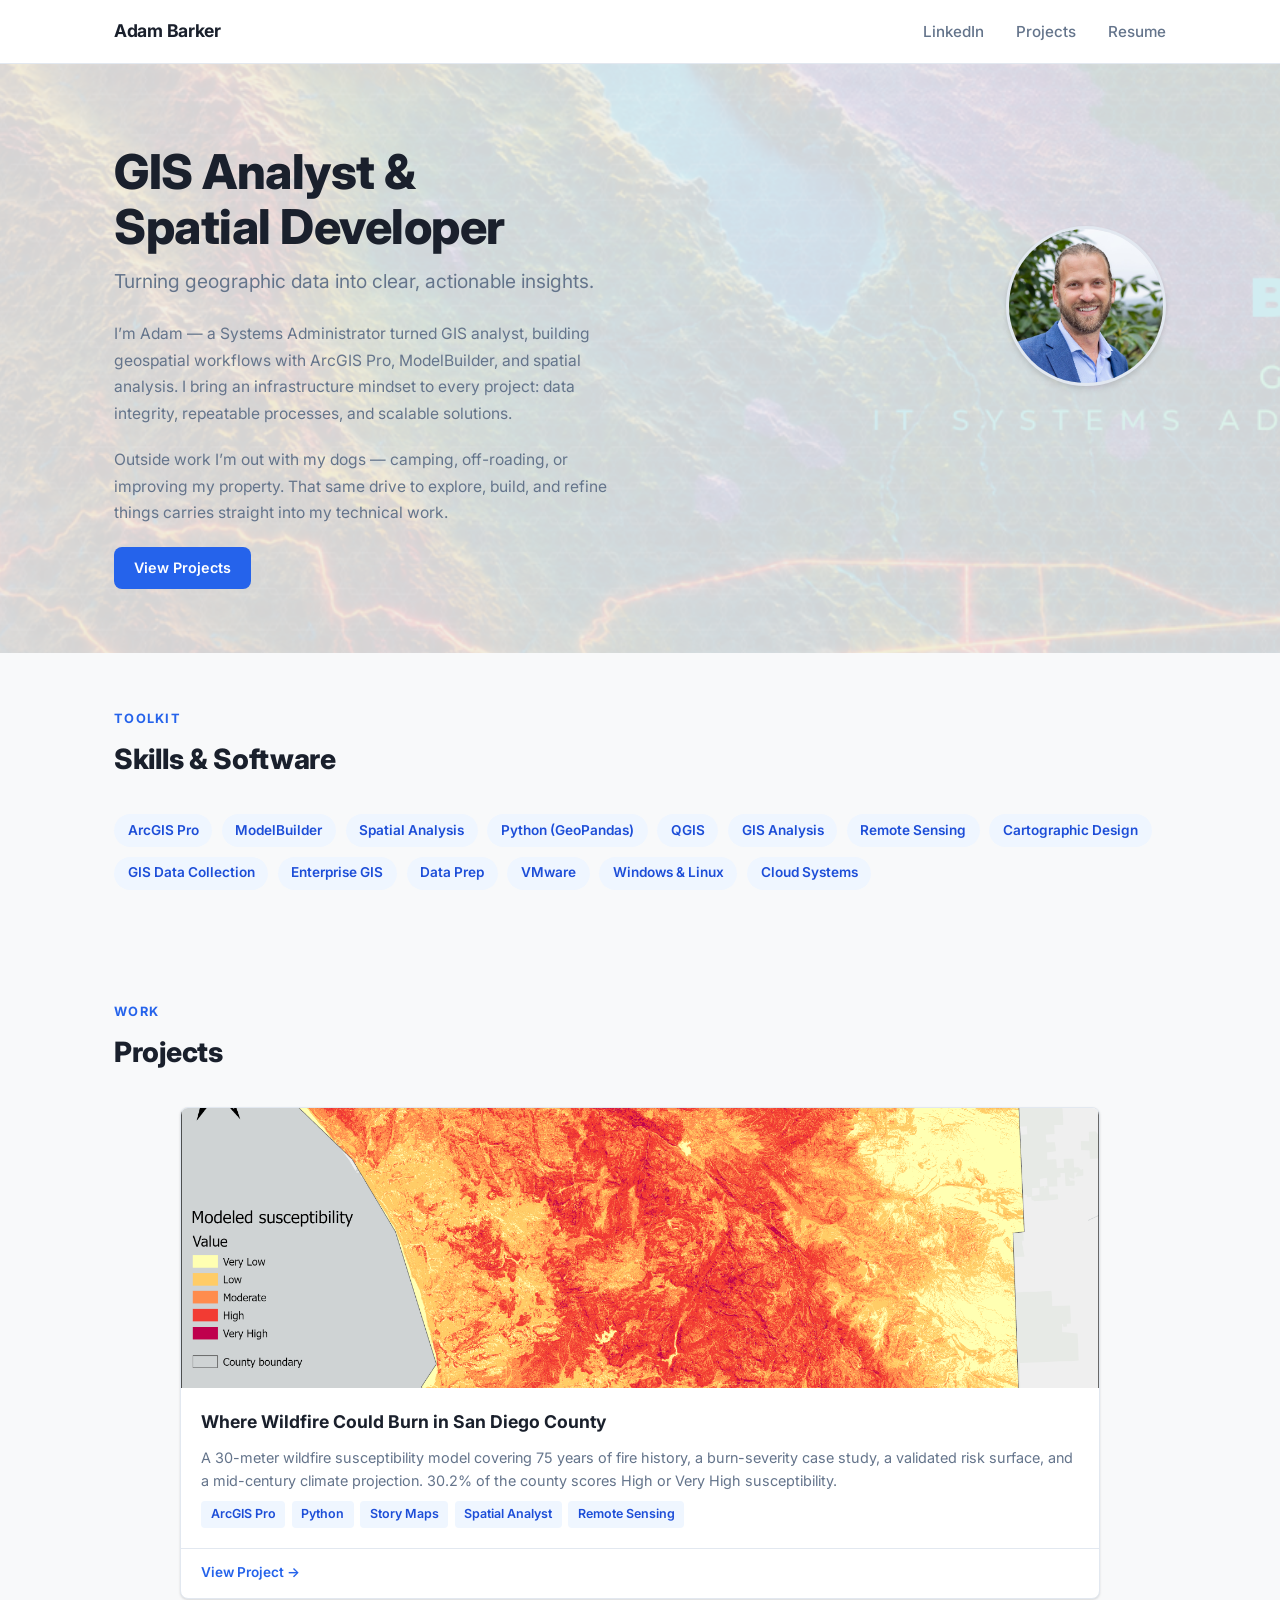
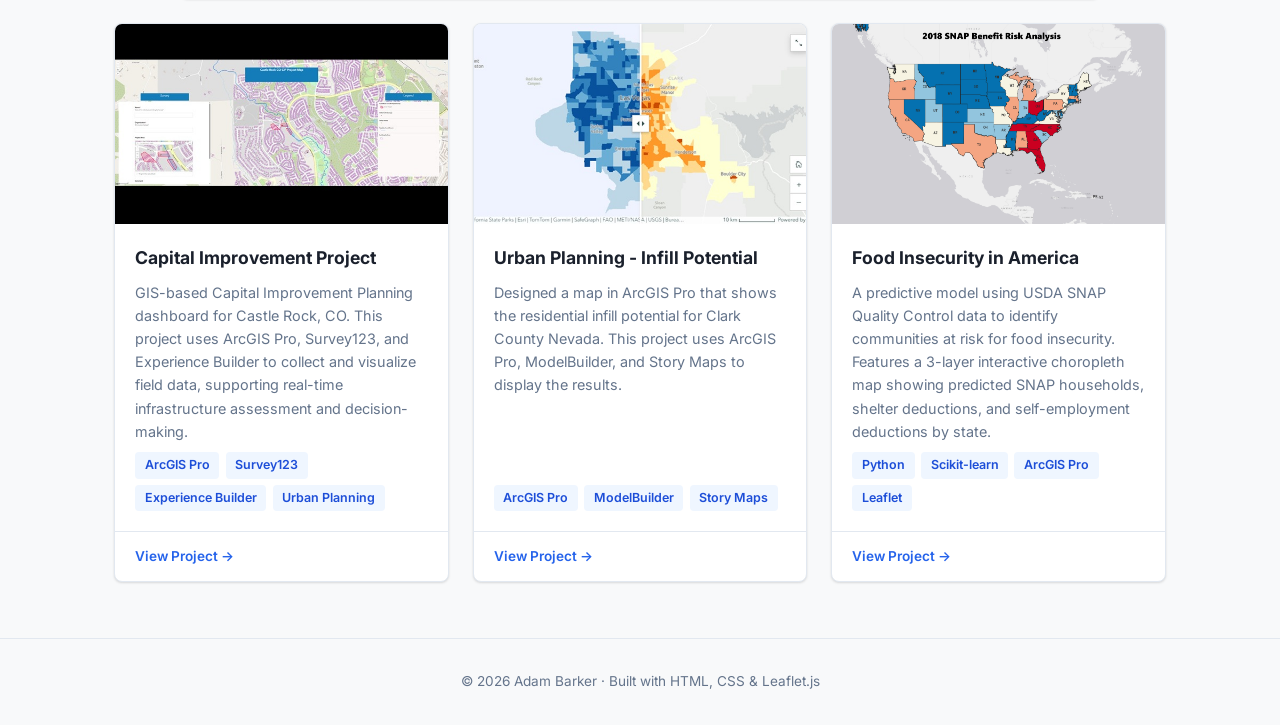
<file: index.html>
<!DOCTYPE html>
<html lang="en">
<head>
  <meta charset="UTF-8" />
  <meta name="viewport" content="width=device-width, initial-scale=1.0" />
  <title>Adam Barker — GIS Portfolio</title>
  <link rel="preconnect" href="https://fonts.googleapis.com" />
  <link href="https://fonts.googleapis.com/css2?family=Inter:wght@400;500;600;700;800&display=swap" rel="stylesheet" />
  <link rel="stylesheet" href="css/style.css" />
</head>
<body>

  <!-- ── Nav ── -->
  <nav>
    <div class="nav-inner">
      <a class="nav-logo" href="index.html">Adam Barker</a>
      <ul class="nav-links">
        <li><a href="https://linkedin.com/in/adam-barker-gis-analyst" target="_blank">LinkedIn</a></li>
        <li><a href="#projects">Projects</a></li>
        <li><a href="img/adam-barker-resume.pdf" target="_blank">Resume</a></li>
      </ul>
    </div>
  </nav>

  <!-- ── Hero / About ── -->
  <div class="hero-banner">
  <div class="hero" id="about">
    <div class="hero-text">
      <h1>GIS Analyst &amp;<br>Spatial Developer</h1>
      <p class="subtitle">Turning geographic data into clear, actionable insights.</p>
      <p class="bio">
        I’m Adam — a Systems Administrator turned GIS analyst, building geospatial workflows
        with ArcGIS Pro, ModelBuilder, and spatial analysis. I bring an infrastructure mindset
        to every project: data integrity, repeatable processes, and scalable solutions.
      </p>
      <p class="bio bio-personal">
        Outside work I’m out with my dogs — camping, off-roading, or improving my property.
        That same drive to explore, build, and refine things carries straight into my
        technical work.
      </p>
      <div class="btn-group">
        <a class="btn btn-primary" href="#projects">View Projects</a>
      </div>
    </div>
    <div class="avatar-wrap">
      <img class="avatar" src="img/avatar.jpg" alt="Adam Barker"
           onerror="this.style.display='none'" />
    </div>
  </div>
  </div><!-- end hero-banner -->

  <!-- ── Skills ── -->
  <section>
    <p class="section-label">Toolkit</p>
    <h2 class="section-title">Skills &amp; Software</h2>
    <div class="skills-grid">
      <!-- Edit these to match your actual skills -->
      <span class="skill-badge">ArcGIS Pro</span>
      <span class="skill-badge">ModelBuilder</span>
      <span class="skill-badge">Spatial Analysis</span>
      <span class="skill-badge">Python (GeoPandas)</span>
      <span class="skill-badge">QGIS</span>
      <span class="skill-badge">GIS Analysis</span>
      <span class="skill-badge">Remote Sensing</span>
      <span class="skill-badge">Cartographic Design</span>
      <span class="skill-badge">GIS Data Collection</span>
      <span class="skill-badge">Enterprise GIS</span>
      <span class="skill-badge">Data Prep</span>
      <span class="skill-badge">VMware</span>
      <span class="skill-badge">Windows &amp; Linux</span>
      <span class="skill-badge">Cloud Systems</span>
    </div>
  </section>

  <!-- ── Projects ── -->
  <section id="projects">
    <p class="section-label">Work</p>
    <h2 class="section-title">Projects</h2>
    <div class="projects-grid">

      <!-- ── Wildfire — featured card (spans full row) ── -->
      <div class="card card-featured">
        <img class="card-img card-img-featured" src="img/thumbnail-4.jpg" alt="Wildfire susceptibility surface, San Diego County"
             onerror="this.style.display='none'">
        <div class="card-body">
          <h3 class="card-title">Where Wildfire Could Burn in San Diego County</h3>
          <p class="card-desc">
            A 30-meter wildfire susceptibility model covering 75 years of fire history,
            a burn-severity case study, a validated risk surface, and a mid-century
            climate projection. 30.2% of the county scores High or Very High susceptibility.
          </p>
          <div class="tag-row">
            <span class="tag">ArcGIS Pro</span>
            <span class="tag">Python</span>
            <span class="tag">Story Maps</span>
            <span class="tag">Spatial Analyst</span>
            <span class="tag">Remote Sensing</span>
          </div>
        </div>
        <div class="card-footer">
          <a href="project-wildfire.html">View Project →</a>
        </div>
      </div>

      <!-- ── PROJECT CARD 1 ── -->
      <div class="card">
        <img class="card-img" src="img/CIP-5.jpg" alt="Capital Improvement Project thumbnail">
        <div class="card-body">
          <h3 class="card-title">Capital Improvement Project</h3>
          <p class="card-desc">
            GIS-based Capital Improvement Planning dashboard for Castle Rock, CO.
            This project uses ArcGIS Pro, Survey123, and Experience Builder to
            collect and visualize field data, supporting real-time infrastructure
            assessment and decision-making.
          </p>
          <div class="tag-row">
            <span class="tag">ArcGIS Pro</span>
            <span class="tag">Survey123</span>
            <span class="tag">Experience Builder</span>
            <span class="tag">Urban Planning</span>
          </div>
        </div>
        <div class="card-footer">
          <a href="capital-improvement-project.html">View Project →</a>
        </div>
      </div>

      <!-- ── PROJECT CARD 2 ── -->
      <div class="card">
        <img class="card-img" src="img/infill-3.jpg" alt="Las Vegas Infill Potential thumbnail">
        <div class="card-body">
          <h3 class="card-title">Urban Planning - Infill Potential</h3>
          <p class="card-desc">
            Designed a map in ArcGIS Pro that shows the residential infill
            potential for Clark County Nevada.
            This project uses ArcGIS Pro, ModelBuilder, and Story Maps to
            display the results.
          </p>
          <div class="tag-row">
            <span class="tag">ArcGIS Pro</span>
            <span class="tag">ModelBuilder</span>
            <span class="tag">Story Maps</span>
          </div>
        </div>
        <div class="card-footer">
          <a href="urban-infill.html">View Project →</a>
        </div>
      </div>

      <!-- ── PROJECT CARD 3 ── -->
      <div class="card">
        <img class="card-img" src="img/thumbnail-3.jpg" alt="Food Insecurity in America"
             onerror="this.style.display='none'">
        <div class="card-body">
          <h3 class="card-title">Food Insecurity in America</h3>
          <p class="card-desc">
            A predictive model using USDA SNAP Quality Control data to identify communities at risk for food insecurity. Features a 3-layer interactive choropleth map showing predicted SNAP households, shelter deductions, and self-employment deductions by state.
          </p>
          <div class="tag-row">
            <span class="tag">Python</span>
            <span class="tag">Scikit-learn</span>
            <span class="tag">ArcGIS Pro</span>
            <span class="tag">Leaflet</span>
          </div>
        </div>
        <div class="card-footer">
          <a href="SNAP.html">View Project →</a>
        </div>
      </div>

      <!-- Add more cards by copying the block above -->

    </div>
  </section>

  <!-- ── Footer ── -->
  <footer>
    <p>© 2026 Adam Barker · Built with HTML, CSS &amp; Leaflet.js</p>
  </footer>

  <script src="js/main.js"></script>
</body>
</html>
</file>
<file: css/style.css>
/* ── Reset & Base ── */
*, *::before, *::after { box-sizing: border-box; margin: 0; padding: 0; }

:root {
  --clr-bg:       #f8f9fa;
  --clr-surface:  #ffffff;
  --clr-border:   #e2e8f0;
  --clr-text:     #1a202c;
  --clr-muted:    #64748b;
  --clr-accent:   #2563eb;
  --clr-accent-h: #1d4ed8;
  --clr-tag-bg:   #eff6ff;
  --clr-tag-txt:  #1d4ed8;
  --radius:       8px;
  --shadow:       0 1px 3px rgba(0,0,0,.08), 0 1px 2px rgba(0,0,0,.06);
  --shadow-md:    0 4px 6px rgba(0,0,0,.07), 0 2px 4px rgba(0,0,0,.06);
  --max-w:        1100px;
  --nav-h:        64px;
  --font:         'Inter', system-ui, -apple-system, sans-serif;
}

html { scroll-behavior: smooth; }

body {
  font-family: var(--font);
  background: var(--clr-bg);
  color: var(--clr-text);
  line-height: 1.6;
  font-size: 1rem;
}

a { color: var(--clr-accent); text-decoration: none; }
a:hover { text-decoration: underline; }

img { display: block; max-width: 100%; height: auto; }

/* ── Nav ── */
nav {
  position: sticky;
  top: 0;
  z-index: 100;
  background: var(--clr-surface);
  border-bottom: 1px solid var(--clr-border);
  height: var(--nav-h);
  display: flex;
  align-items: center;
}

.nav-inner {
  max-width: var(--max-w);
  width: 100%;
  margin: 0 auto;
  padding: 0 1.5rem;
  display: flex;
  align-items: center;
  justify-content: space-between;
}

.nav-logo {
  font-weight: 700;
  font-size: 1.1rem;
  color: var(--clr-text);
  letter-spacing: -.3px;
}
.nav-logo:hover { text-decoration: none; }

.nav-links {
  display: flex;
  gap: 2rem;
  list-style: none;
}

.nav-links a {
  color: var(--clr-muted);
  font-size: .95rem;
  font-weight: 500;
  transition: color .15s;
}
.nav-links a:hover, .nav-links a.active { color: var(--clr-accent); text-decoration: none; }

/* ── Hero ── */
.hero-banner {
  background: url('../img/banner-1.jpg') center center / cover no-repeat;
  position: relative;
}
.hero-banner::after {
  content: '';
  position: absolute;
  inset: 0;
  background: rgba(255,255,255,0.82);
}
.hero {
  max-width: var(--max-w);
  margin: 0 auto;
  padding: 5rem 1.5rem 4rem;
  display: grid;
  grid-template-columns: 1fr auto;
  gap: 3rem;
  align-items: center;
  position: relative;
  z-index: 1;
}

.hero-text h1 {
  font-size: clamp(2rem, 5vw, 3rem);
  font-weight: 800;
  letter-spacing: -.5px;
  line-height: 1.15;
  margin-bottom: .75rem;
}

.hero-text .subtitle {
  font-size: 1.2rem;
  color: var(--clr-muted);
  margin-bottom: 1.5rem;
  max-width: 520px;
}

.hero-text .bio {
  color: var(--clr-muted);
  max-width: 520px;
  margin-bottom: 1.25rem;
  font-size: .975rem;
  line-height: 1.7;
}

.hero-text .bio-personal {
  margin-top: 0;
}

.skill-tags {
  display: flex;
  flex-wrap: wrap;
  gap: .5rem;
  max-width: 520px;
  margin-bottom: 1.25rem;
}

.skill-tags span {
  background: var(--clr-surface);
  border: 1px solid var(--clr-border, #e2e8f0);
  color: var(--clr-accent);
  font-size: .78rem;
  font-weight: 600;
  padding: .25rem .65rem;
  border-radius: 999px;
  white-space: nowrap;
}

.btn-group { display: flex; gap: .75rem; flex-wrap: wrap; }

.btn {
  display: inline-flex;
  align-items: center;
  gap: .4rem;
  padding: .6rem 1.25rem;
  border-radius: var(--radius);
  font-size: .9rem;
  font-weight: 600;
  cursor: pointer;
  transition: background .15s, color .15s, box-shadow .15s;
  border: none;
}

.btn-primary {
  background: var(--clr-accent);
  color: #fff;
}
.btn-primary:hover { background: var(--clr-accent-h); text-decoration: none; color: #fff; }

.btn-outline {
  background: transparent;
  color: var(--clr-accent);
  border: 1.5px solid var(--clr-accent);
}
.btn-outline:hover { background: var(--clr-tag-bg); text-decoration: none; }

.avatar-wrap { position: relative; width: 160px; height: 160px; margin-top: -120px; }

.avatar {
  width: 160px;
  height: 160px;
  border-radius: 50%;
  object-fit: cover;
  border: 3px solid var(--clr-border);
  box-shadow: var(--shadow-md);
  background: var(--clr-border);
}

/* ── Section ── */
section { max-width: var(--max-w); margin: 0 auto; padding: 3.5rem 1.5rem; }

.section-label {
  font-size: .8rem;
  font-weight: 700;
  letter-spacing: .1em;
  text-transform: uppercase;
  color: var(--clr-accent);
  margin-bottom: .5rem;
}

.section-title {
  font-size: 1.75rem;
  font-weight: 800;
  letter-spacing: -.3px;
  margin-bottom: 2rem;
}

/* ── Skills strip ── */
.skills-grid {
  display: flex;
  flex-wrap: wrap;
  gap: .6rem;
}

.skill-badge {
  padding: .35rem .85rem;
  background: var(--clr-tag-bg);
  color: var(--clr-tag-txt);
  border-radius: 999px;
  font-size: .85rem;
  font-weight: 600;
}

/* ── Project cards ── */
.projects-grid {
  display: grid;
  grid-template-columns: repeat(3, 1fr);
  gap: 1.5rem;
}

.card {
  background: var(--clr-surface);
  border: 1px solid var(--clr-border);
  border-radius: var(--radius);
  overflow: hidden;
  box-shadow: var(--shadow);
  display: flex;
  flex-direction: column;
  transition: box-shadow .2s, transform .2s;
}
.card:hover { box-shadow: var(--shadow-md); transform: translateY(-2px); }

.card-img {
  width: 100%;
  height: 200px;
  object-fit: cover;
  display: block;
  background: #f1f5f9;
}

.card-img-placeholder {
  width: 100%;
  height: 200px;
  background: linear-gradient(135deg, #dbeafe 0%, #bfdbfe 100%);
  display: flex;
  align-items: center;
  justify-content: center;
  font-size: 3rem;
}

.card-body { padding: 1.25rem; flex: 1; display: flex; flex-direction: column; gap: .6rem; }

.card-title { font-size: 1.1rem; font-weight: 700; color: var(--clr-text); }

.card-desc { font-size: .9rem; color: var(--clr-muted); flex: 1; }

.tag-row { display: flex; flex-wrap: wrap; gap: .4rem; }

.tag {
  padding: .2rem .6rem;
  background: var(--clr-tag-bg);
  color: var(--clr-tag-txt);
  border-radius: 4px;
  font-size: .78rem;
  font-weight: 600;
}

.card-footer {
  padding: .85rem 1.25rem;
  border-top: 1px solid var(--clr-border);
  display: flex;
  gap: .75rem;
}

/* ── Featured card (full-row, centered) ── */
.card-featured {
  grid-column: 1 / -1;
  max-width: 920px;
  width: 100%;
  margin: 0 auto;
}

.card-img-featured {
  height: 280px;
}

.card-footer a {
  font-size: .85rem;
  font-weight: 600;
  color: var(--clr-accent);
}

/* ── Contact ── */
.contact-box {
  background: var(--clr-surface);
  border: 1px solid var(--clr-border);
  border-radius: var(--radius);
  padding: 2.5rem;
  display: flex;
  flex-direction: column;
  gap: 1rem;
  max-width: 540px;
}

.contact-box p { color: var(--clr-muted); font-size: .975rem; }

.contact-links { display: flex; gap: 1.5rem; flex-wrap: wrap; }
.contact-links a { font-weight: 600; font-size: .95rem; }

.form-row { display: flex; gap: 1rem; flex-wrap: wrap; }
.form-row input { flex: 1; min-width: 200px; }

.contact-box input[type="text"],
.contact-box input[type="email"],
.contact-box textarea {
  width: 100%;
  padding: .65rem .85rem;
  border: 1px solid var(--clr-border);
  border-radius: var(--radius);
  font-family: var(--font);
  font-size: .9rem;
  color: var(--clr-text);
  background: var(--clr-bg);
}

.contact-box input:focus,
.contact-box textarea:focus {
  outline: none;
  border-color: var(--clr-accent);
}

.contact-box textarea { resize: vertical; }

.contact-box button { align-self: flex-start; border: none; cursor: pointer; }

/* ── Footer ── */
footer {
  border-top: 1px solid var(--clr-border);
  text-align: center;
  padding: 2rem 1.5rem;
  color: var(--clr-muted);
  font-size: .85rem;
}

/* ── Project page ── */
.project-header {
  max-width: var(--max-w);
  margin: 0 auto;
  padding: 3.5rem 1.5rem 2rem;
}

.back-link {
  display: inline-flex;
  align-items: center;
  gap: .35rem;
  color: var(--clr-muted);
  font-size: .9rem;
  font-weight: 600;
  margin-bottom: 1.5rem;
}
.back-link:hover { color: var(--clr-accent); text-decoration: none; }

.project-header h1 {
  font-size: clamp(1.75rem, 4vw, 2.5rem);
  font-weight: 800;
  letter-spacing: -.4px;
  margin-bottom: .5rem;
}

.project-meta {
  display: flex;
  flex-wrap: wrap;
  gap: .5rem;
  margin-bottom: 1rem;
}

.project-body {
  max-width: var(--max-w);
  margin: 0 auto;
  padding: 0 1.5rem 4rem;
  display: grid;
  grid-template-columns: 1fr 280px;
  gap: 3rem;
  align-items: start;
}

.project-content h2 {
  font-size: 1.2rem;
  font-weight: 700;
  margin: 2rem 0 .75rem;
}
.project-content h2:first-child { margin-top: 0; }

.project-content p { color: var(--clr-muted); margin-bottom: 1rem; font-size: .975rem; }

.project-content ul {
  list-style: disc;
  padding-left: 1.25rem;
  color: var(--clr-muted);
  font-size: .975rem;
  margin-bottom: 1rem;
}

.project-content ul li { margin-bottom: .4rem; }

/* Map */
#project-map {
  width: 100%;
  height: 400px;
  border-radius: var(--radius);
  border: 1px solid var(--clr-border);
  margin: 1.5rem 0;
}

/* Screenshots */
.screenshot-grid {
  display: grid;
  grid-template-columns: repeat(auto-fill, minmax(240px, 1fr));
  gap: 1rem;
  margin: 1.5rem 0;
}

.screenshot-grid img {
  border-radius: var(--radius);
  border: 1px solid var(--clr-border);
  width: 100%;
  height: 180px;
  object-fit: cover;
  background: var(--clr-border);
  cursor: pointer;
  transition: box-shadow .15s;
}
.screenshot-grid img:hover { box-shadow: var(--shadow-md); }

.screenshot-figure {
  margin: 0;
}

.screenshot-figure figcaption {
  font-size: .8rem;
  color: var(--clr-muted);
  margin-top: .35rem;
}

/* Sidebar */
.project-sidebar {
  position: sticky;
  top: calc(var(--nav-h) + 1.5rem);
  display: flex;
  flex-direction: column;
  gap: 1.25rem;
}

.sidebar-card {
  background: var(--clr-surface);
  border: 1px solid var(--clr-border);
  border-radius: var(--radius);
  padding: 1.25rem;
}

.sidebar-card h3 {
  font-size: .8rem;
  text-transform: uppercase;
  letter-spacing: .08em;
  font-weight: 700;
  color: var(--clr-muted);
  margin-bottom: .75rem;
}

.sidebar-card .tag-row { margin-bottom: 0; }

.sidebar-links { display: flex; flex-direction: column; gap: .5rem; }
.sidebar-links a {
  display: flex;
  align-items: center;
  gap: .4rem;
  font-size: .9rem;
  font-weight: 600;
}

/* Lightbox */
.lightbox {
  display: none;
  position: fixed;
  inset: 0;
  background: rgba(0,0,0,.85);
  z-index: 999;
  align-items: center;
  justify-content: center;
}
.lightbox.open { display: flex; }
.lightbox img { max-width: 90vw; max-height: 85vh; border-radius: var(--radius); }
.lightbox-close {
  position: absolute;
  top: 1.25rem;
  right: 1.5rem;
  color: #fff;
  font-size: 2rem;
  cursor: pointer;
  line-height: 1;
  background: none;
  border: none;
  font-weight: 300;
}

/* ── Responsive ── */
@media (max-width: 768px) {
  .hero { grid-template-columns: 1fr; padding: 3rem 1.25rem 2.5rem; }
  .avatar { width: 100px; height: 100px; }
  .hero { gap: 1.5rem; }
  .hero-text { order: 2; }
  .avatar-wrap { order: 1; margin-top: 0; }
  .project-body { grid-template-columns: 1fr; }
  .project-sidebar { position: static; }
}

/* ── Story Map ── */
.story-cover {
  position: relative;
  min-height: 92vh;
  display: flex;
  align-items: center;
  justify-content: center;
  overflow: hidden;
  background: #0d1f2d;
}
.story-cover img.cover-img {
  position: absolute;
  inset: 0;
  width: 100%;
  height: 100%;
  object-fit: cover;
  opacity: .45;
}
.story-cover-content {
  position: relative;
  max-width: 760px;
  padding: 3rem 2.5rem 4rem;
  color: #fff;
  text-align: center;
}
.story-cover-content .back-link {
  color: rgba(255,255,255,.7);
  font-size: .85rem;
  display: inline-block;
  margin-bottom: 1.5rem;
}
.story-cover-content .back-link:hover { color: #fff; }
.story-cover-content .story-label {
  font-size: .8rem;
  font-weight: 700;
  letter-spacing: .12em;
  text-transform: uppercase;
  color: #93c5fd;
  margin-bottom: .75rem;
}
.story-cover-content h1 {
  font-family: 'Merriweather', Georgia, serif;
  font-size: clamp(2rem, 5vw, 3.2rem);
  font-weight: 700;
  line-height: 1.2;
  margin-bottom: 1rem;
  color: #fff;
}
.story-cover-content .story-subtitle {
  font-size: 1.15rem;
  color: rgba(255,255,255,.8);
  font-style: italic;
  margin-bottom: 1.25rem;
  max-width: 560px;
  margin-left: auto;
  margin-right: auto;
}
.story-cover-content .story-byline {
  font-size: .85rem;
  color: rgba(255,255,255,.6);
}
.story-cover-content .story-byline strong { color: rgba(255,255,255,.85); }

.scroll-cue {
  position: absolute;
  bottom: 2rem;
  left: 50%;
  transform: translateX(-50%);
  color: rgba(255,255,255,.5);
  font-size: .8rem;
  text-align: center;
  animation: bounce 2s infinite;
}
.scroll-cue::after { content: '↓'; display: block; font-size: 1.2rem; }
@keyframes bounce {
  0%, 100% { transform: translateX(-50%) translateY(0); }
  50%       { transform: translateX(-50%) translateY(6px); }
}

.story-section {
  max-width: 720px;
  margin: 0 auto;
  padding: 4rem 1.5rem;
}
.story-section.wide { max-width: 1000px; }
.story-section h2 {
  font-family: 'Merriweather', Georgia, serif;
  font-size: 1.65rem;
  font-weight: 700;
  color: #0d1f2d;
  margin-bottom: 1rem;
  line-height: 1.3;
}
.story-section p {
  font-size: 1.05rem;
  line-height: 1.8;
  color: #374151;
  margin-bottom: 1.2rem;
}
.story-section p:last-child { margin-bottom: 0; }

.pull-quote {
  border-left: 4px solid #2563eb;
  margin: 2.5rem 0;
  padding: .75rem 1.5rem;
  background: #f0f6ff;
  border-radius: 0 8px 8px 0;
}
.pull-quote p {
  font-family: 'Merriweather', Georgia, serif;
  font-size: 1.15rem;
  font-style: italic;
  color: #1e3a5f;
  margin: 0;
}

.story-img-full {
  display: block;
  max-width: 624px;
  width: 100%;
  margin: 0 auto;
  cursor: pointer;
  transition: opacity .2s;
}
.story-img-full:hover { opacity: .92; }

.story-img-pair {
  display: grid;
  grid-template-columns: 1fr 1fr;
  gap: 1rem;
  margin: 0 auto;
  max-width: 1000px;
  padding: 0 1.5rem;
}
.story-img-pair figure { margin: 0; }
.story-img-pair img {
  width: 100%;
  height: 280px;
  object-fit: cover;
  border-radius: 6px;
  cursor: pointer;
  transition: opacity .2s;
}
.story-img-pair img:hover { opacity: .9; }

.story-img-contained {
  display: block;
  max-width: 860px;
  width: 100%;
  margin: 0 auto;
  padding: 0 1.5rem;
}
.story-img-contained img {
  width: 100%;
  border-radius: 6px;
  cursor: pointer;
  transition: opacity .2s;
  box-shadow: 0 4px 20px rgba(0,0,0,.1);
}
.story-img-contained img:hover { opacity: .9; }

.story-caption {
  text-align: center;
  font-size: .82rem;
  color: #6b7280;
  margin-top: .6rem;
  padding: 0 1.5rem;
  font-style: italic;
}

.story-divider {
  width: 60px;
  height: 3px;
  background: #2563eb;
  margin: 0 auto 3rem;
  border-radius: 2px;
}

.story-interlude {
  background: #0d1f2d;
  color: #fff;
  padding: 4rem 1.5rem;
  text-align: center;
}
.story-interlude h2 {
  font-family: 'Merriweather', Georgia, serif;
  font-size: 1.6rem;
  color: #fff;
  margin-bottom: 1rem;
}
.story-interlude p {
  font-size: 1.05rem;
  color: rgba(255,255,255,.75);
  max-width: 640px;
  margin: 0 auto;
  line-height: 1.8;
}

.story-conclusion {
  background: #f8fafc;
  border-top: 1px solid #e2e8f0;
  padding: 5rem 1.5rem;
  text-align: center;
}
.story-conclusion h2 {
  font-family: 'Merriweather', Georgia, serif;
  font-size: 1.8rem;
  color: #0d1f2d;
  margin-bottom: 1rem;
}
.story-conclusion p {
  font-size: 1.1rem;
  color: #374151;
  max-width: 600px;
  margin: 0 auto 1rem;
  line-height: 1.8;
}
.story-conclusion .closing-line {
  font-family: 'Merriweather', Georgia, serif;
  font-size: 1.2rem;
  font-style: italic;
  color: #2563eb;
  margin-top: 2rem;
}

.story-meta-strip {
  background: #f8fafc;
  border-top: 1px solid #e2e8f0;
  border-bottom: 1px solid #e2e8f0;
  padding: 2rem 1.5rem;
}
.story-meta-inner {
  max-width: 720px;
  margin: 0 auto;
  display: flex;
  flex-wrap: wrap;
  gap: 2rem;
}
.story-meta-group h4 {
  font-size: .72rem;
  font-weight: 700;
  letter-spacing: .1em;
  text-transform: uppercase;
  color: #94a3b8;
  margin-bottom: .5rem;
}
.story-meta-group .tag-row { gap: .4rem; }

@media (max-width: 640px) {
  .story-img-pair { grid-template-columns: 1fr; }
  .story-cover-content { padding: 2rem 1.25rem 3rem; }
}
</file>
